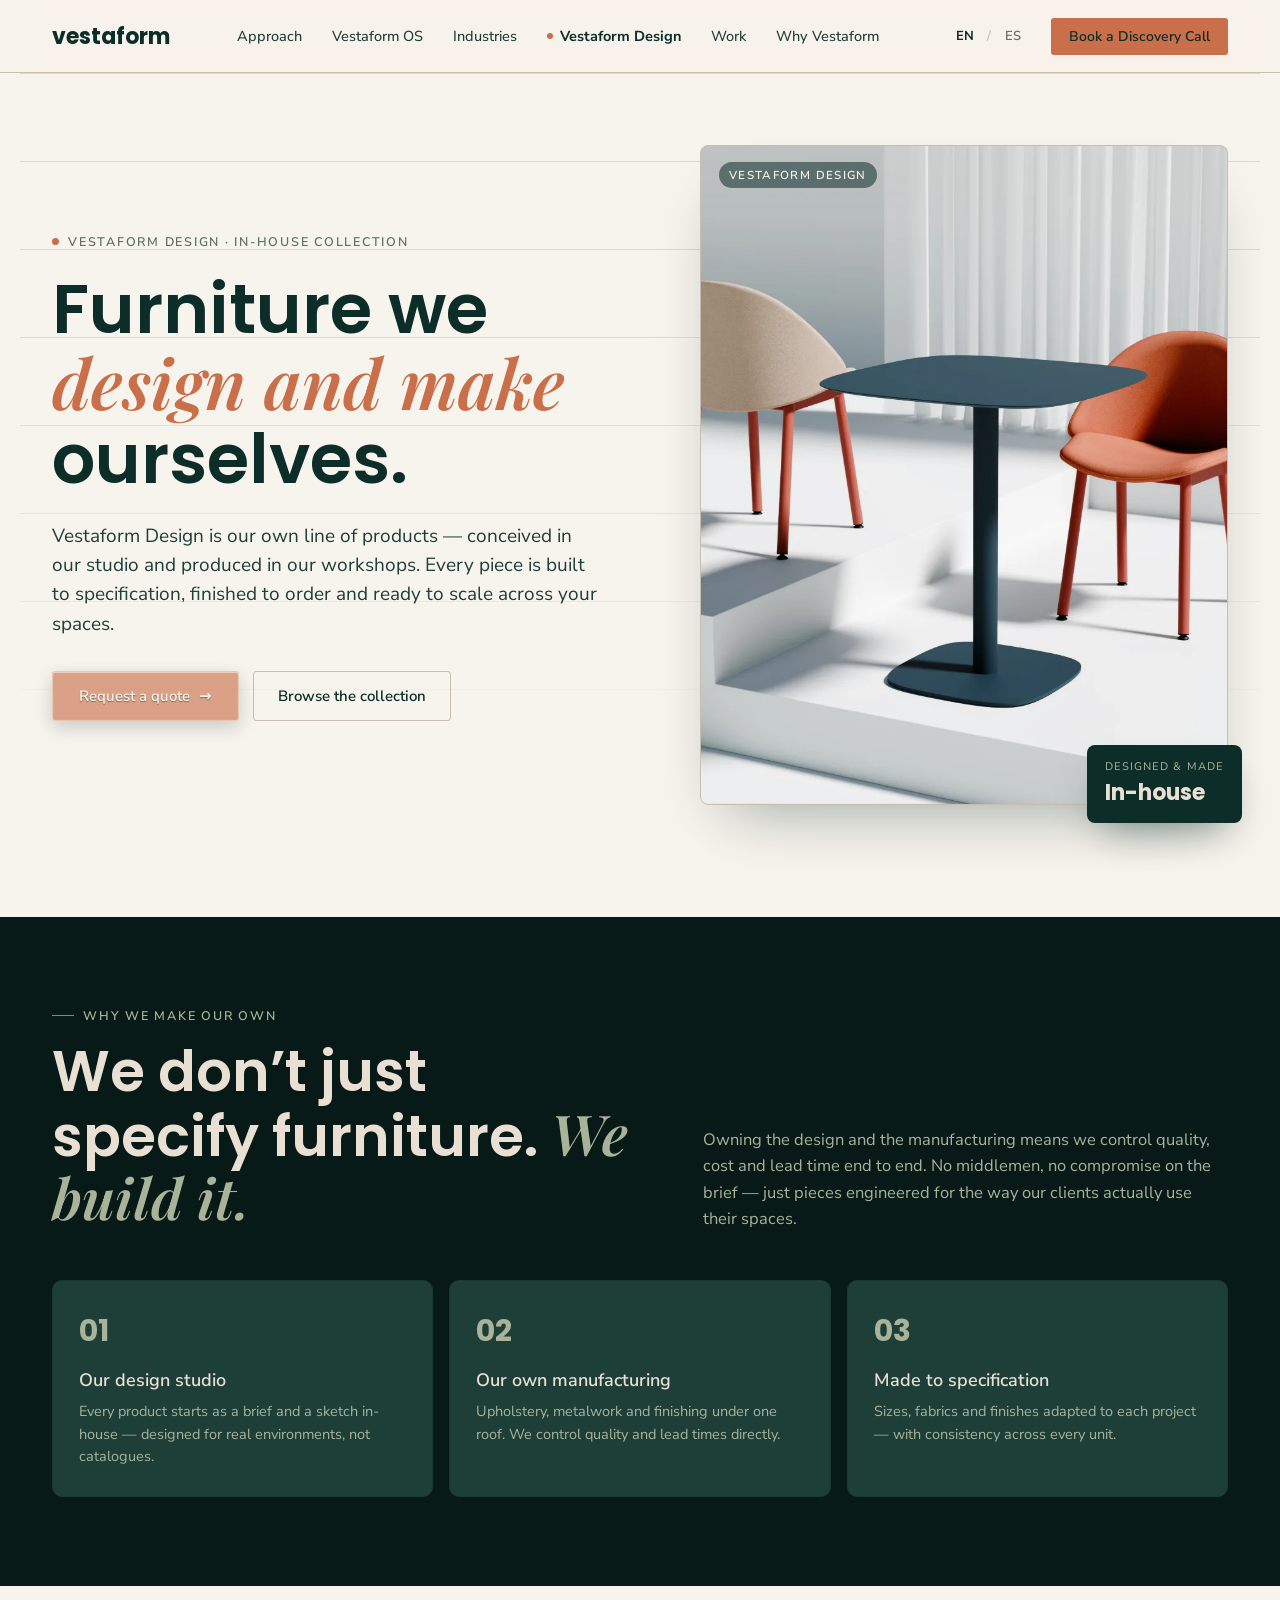
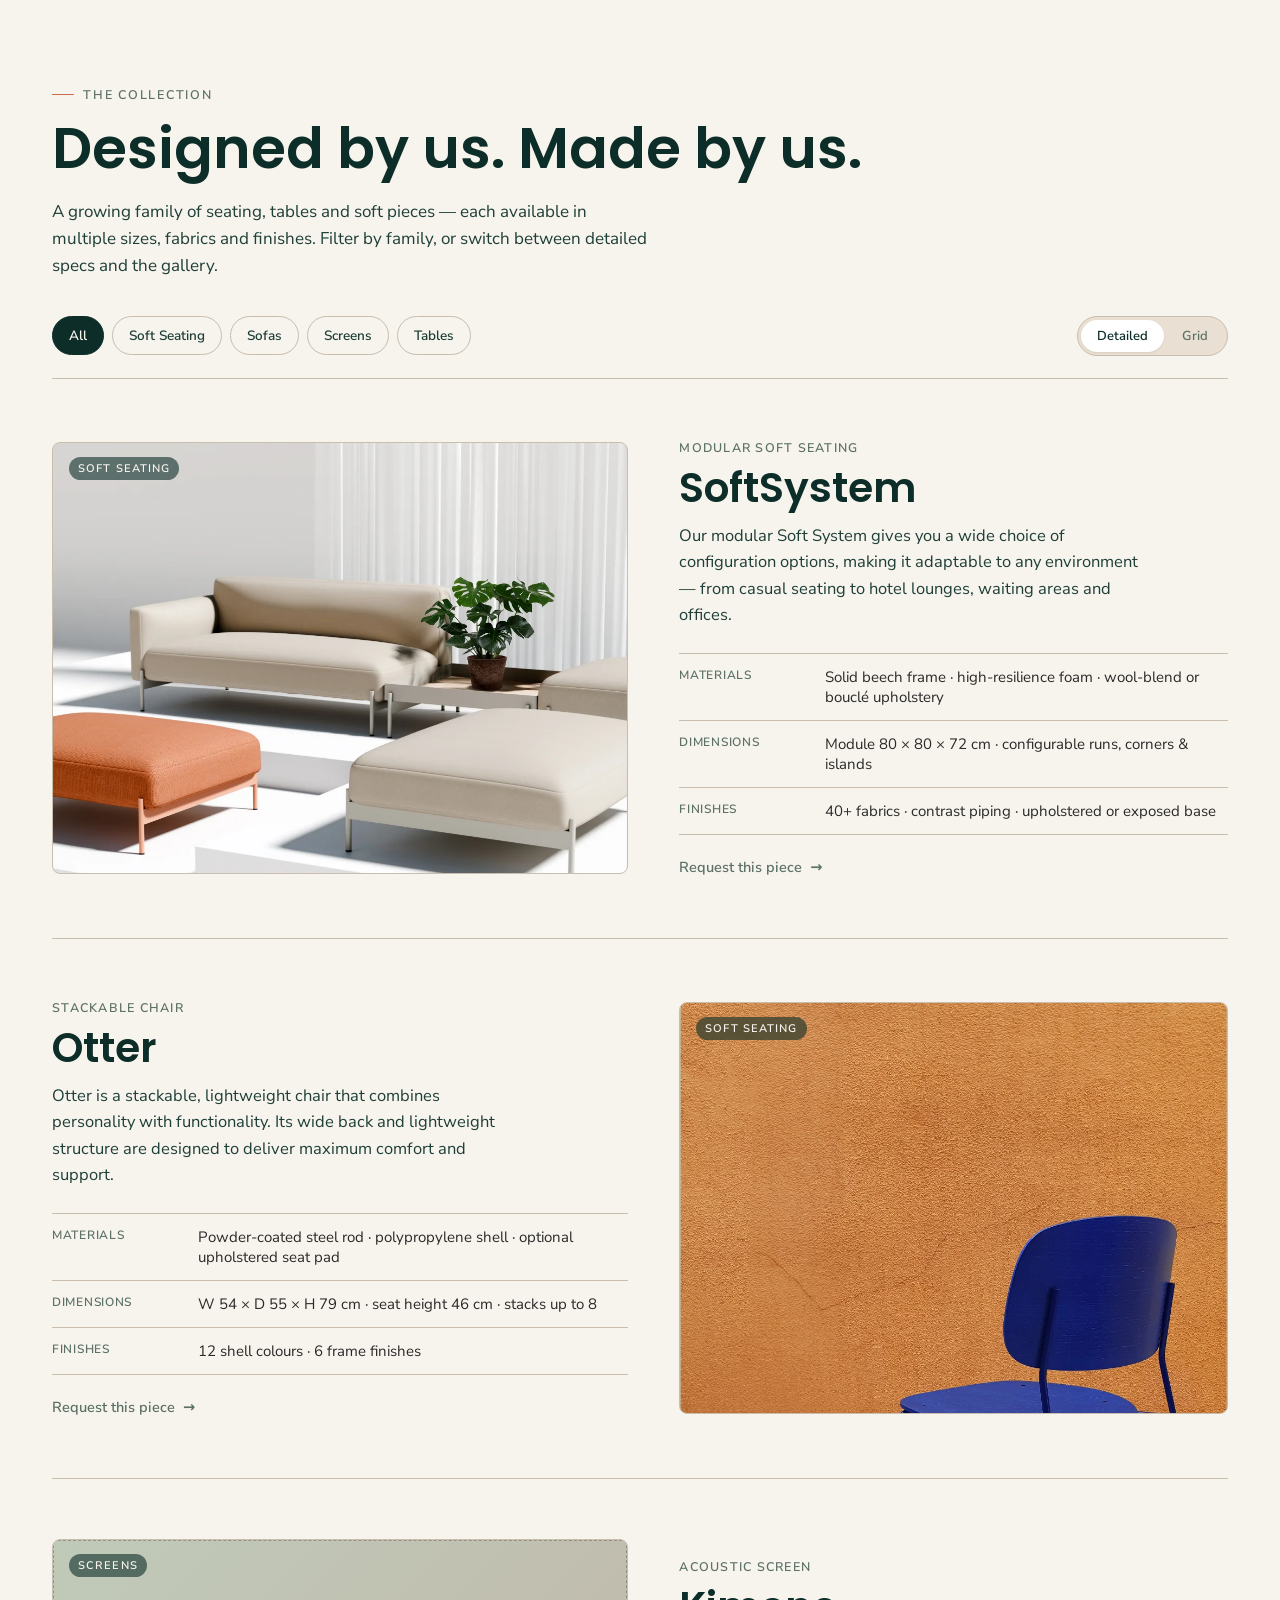
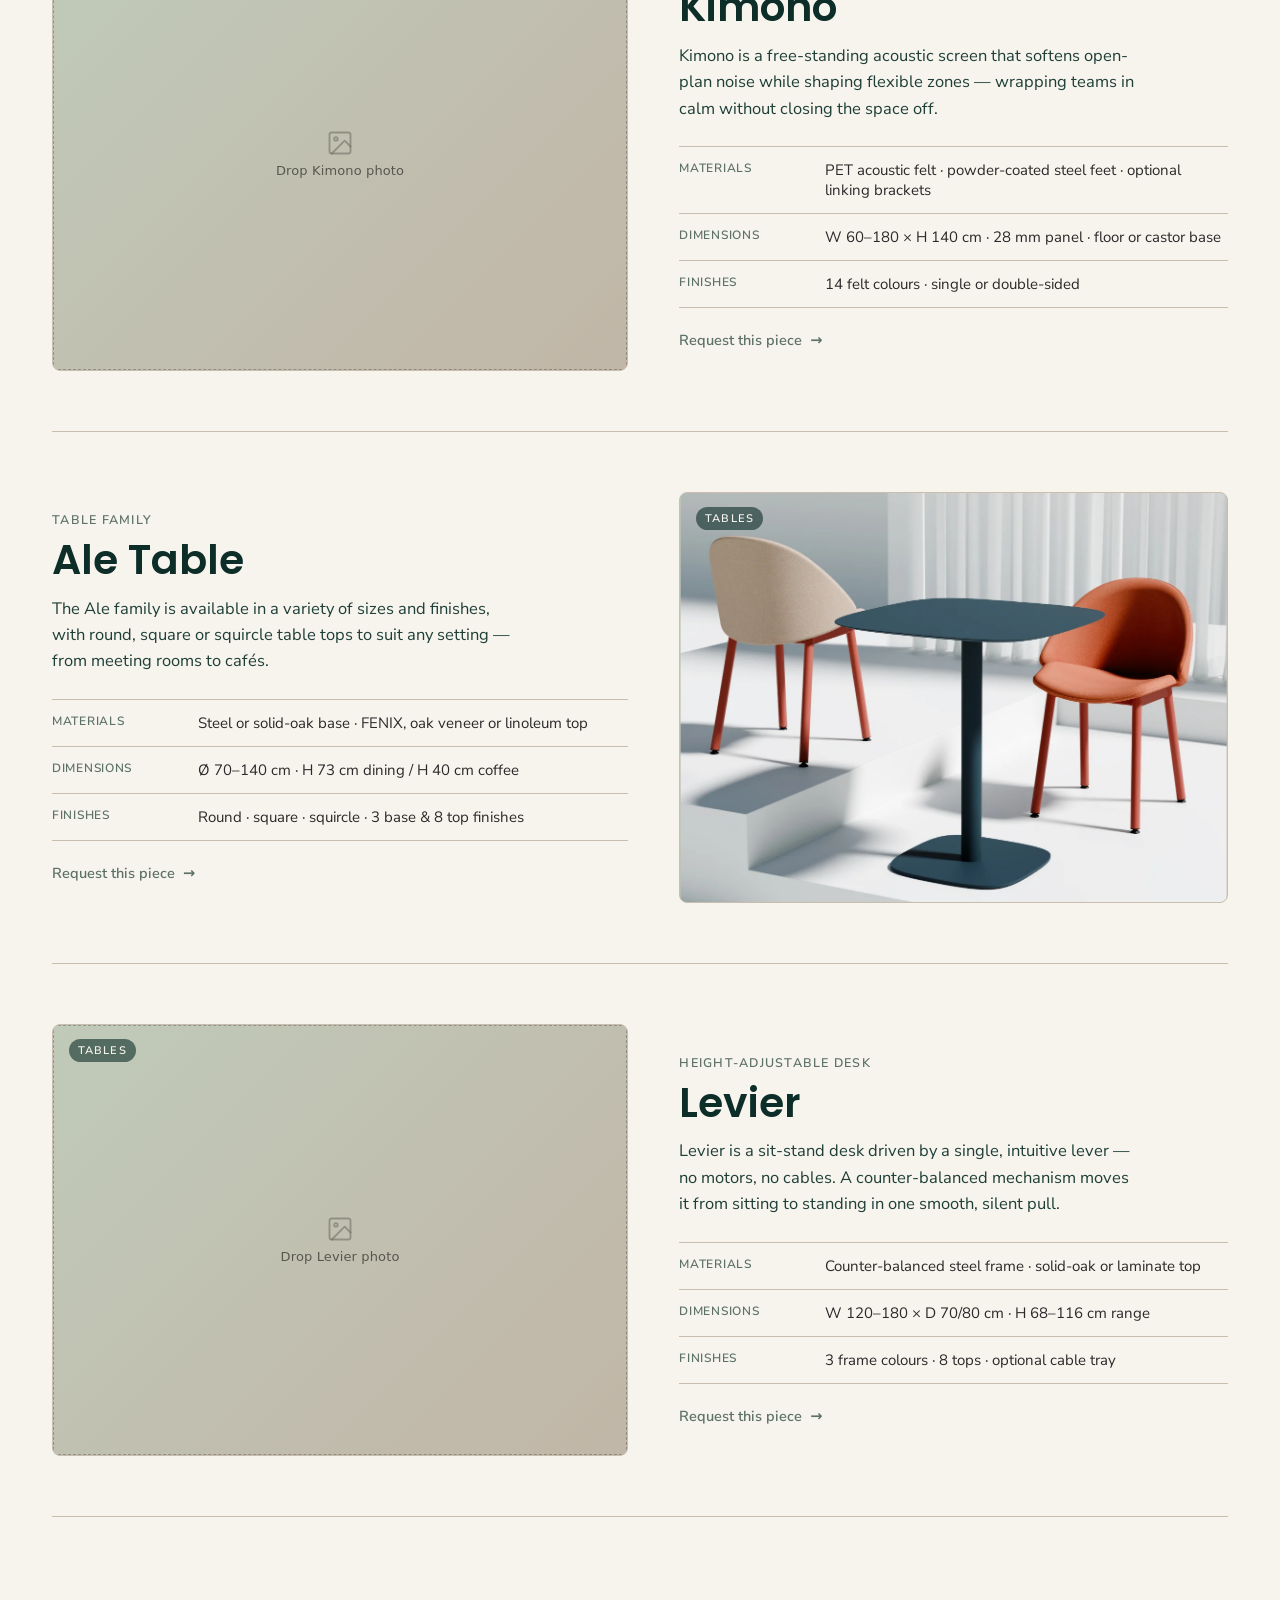
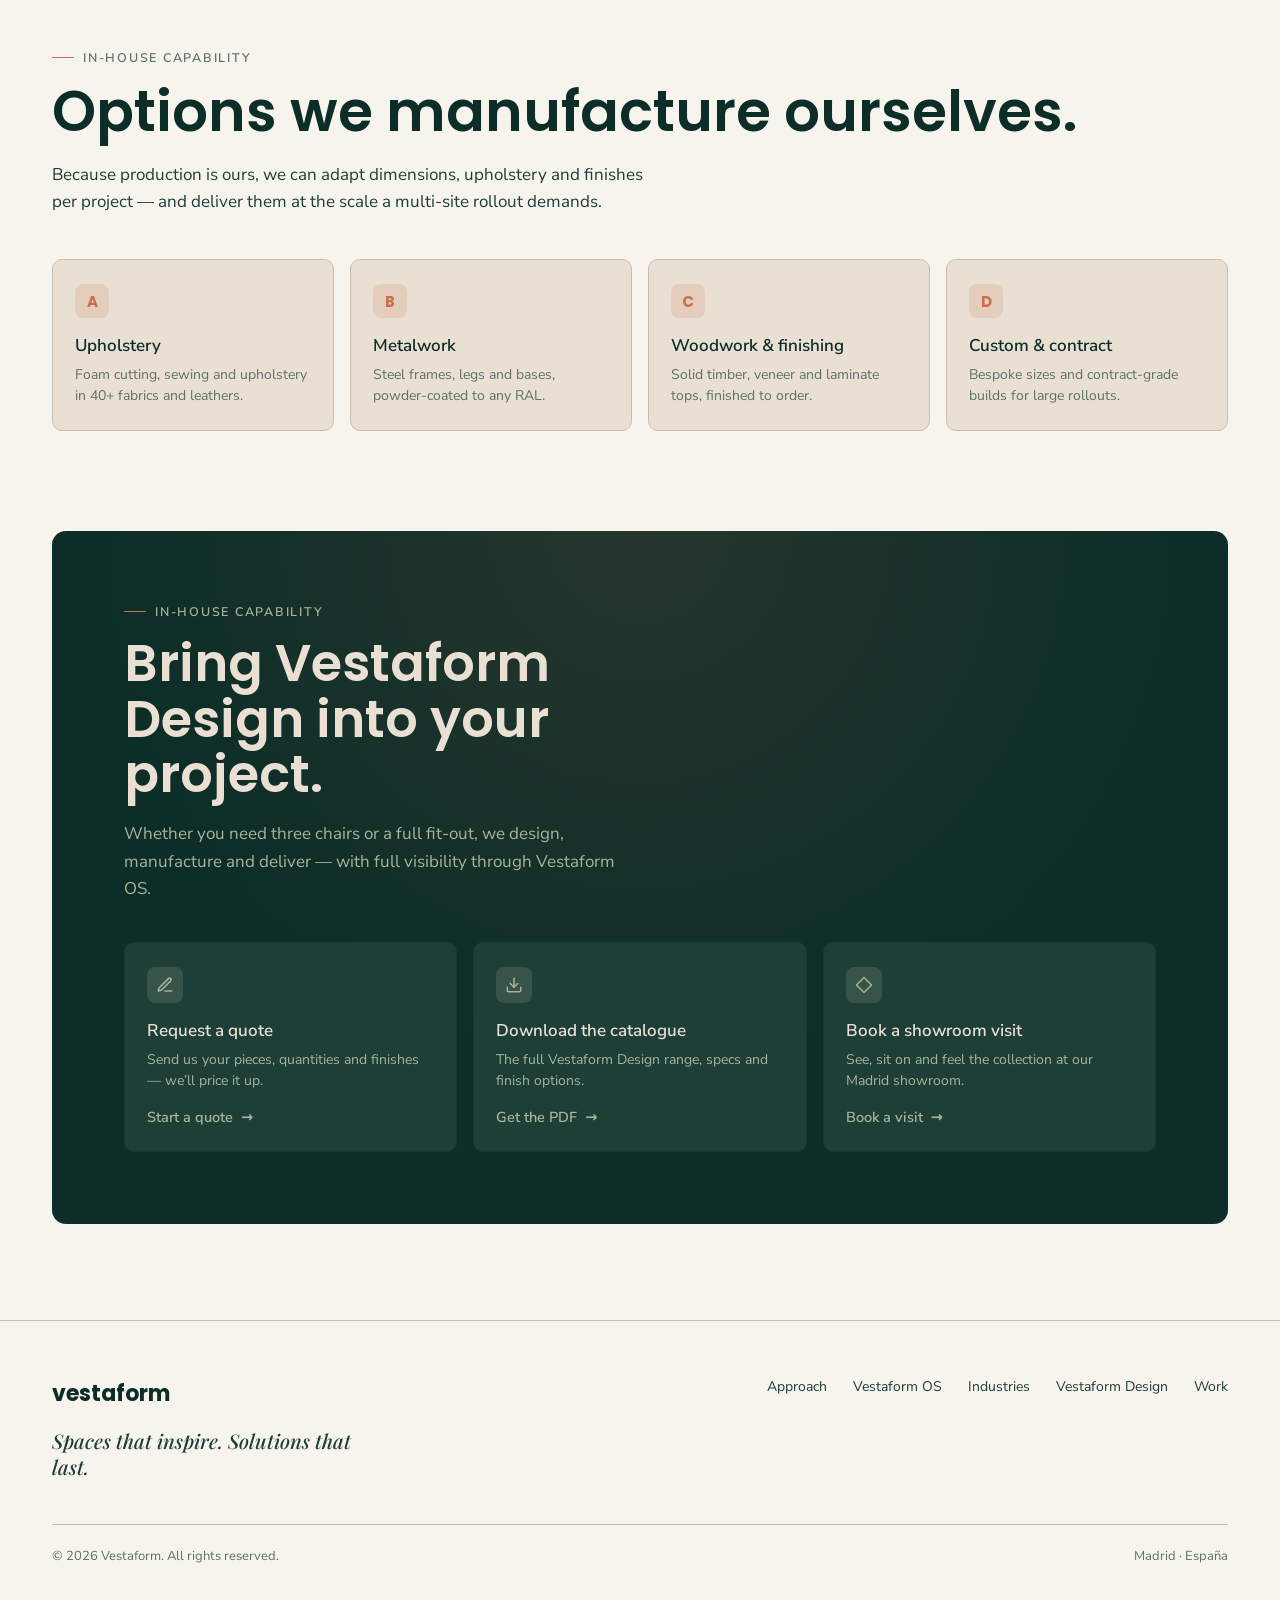
<file: project/design.html>
<!DOCTYPE html>
<html lang="en">
<head>
<meta charset="utf-8">
<meta name="viewport" content="width=device-width, initial-scale=1">
<title>Vestaform Design — Furniture we design and make ourselves</title>
<link rel="preconnect" href="https://fonts.googleapis.com">
<link rel="preconnect" href="https://fonts.gstatic.com" crossorigin>
<link href="https://fonts.googleapis.com/css2?family=Nunito+Sans:ital,wght@0,300;0,400;0,500;0,600;0,700;1,400&family=Playfair+Display:ital,wght@1,500;1,600&family=Poppins:wght@600;700&display=swap" rel="stylesheet">
<link rel="stylesheet" href="../vestaform.css">
<script src="image-slot.js"></script>
<script src="nav.js"></script>
<style>
/* Design-page-only section styles (shared nav/buttons/footer/kicker → vestaform.css) */

/* Hero */
.d-hero { max-width: 1240px; margin: 0 auto; padding: 72px 32px 40px; position: relative; }
.d-hero-grid { position: relative; display: grid; grid-template-columns: 1.05fr 0.95fr; gap: clamp(32px, 5vw, 72px); align-items: center; }
.d-hero-rule { position: absolute; inset: 0; background-image: linear-gradient(var(--border) 1px, transparent 1px); background-size: 100% 88px; opacity: 0.5; pointer-events: none; mask-image: linear-gradient(to bottom, #000 30%, transparent 92%); -webkit-mask-image: linear-gradient(to bottom, #000 30%, transparent 92%); }
.d-hero-eyebrow { display: inline-flex; align-items: center; gap: 9px; font-size: 12.5px; font-weight: 600; letter-spacing: 0.14em; text-transform: uppercase; color: var(--text-muted); }
.d-hero-eyebrow .dot { width: 7px; height: 7px; border-radius: 50%; background: var(--accent); }
.d-hero-h1 { font-family: 'Poppins', system-ui, sans-serif; font-weight: 600; font-size: clamp(42px, 5.4vw, 78px); line-height: 1.05; letter-spacing: 0; margin: 22px 0 0; max-width: 15ch; color: var(--text-strong); }
.d-hero-h1 em { font-family: 'Playfair Display', Georgia, serif; font-style: italic; color: var(--accent); }
.d-hero-sub { max-width: 50ch; font-size: clamp(16px, 1.5vw, 19px); line-height: 1.55; color: var(--text-secondary); margin: 26px 0 0; }
.d-hero-ctas { display: flex; flex-wrap: wrap; gap: 14px; margin-top: 32px; }
.btn-line { padding: 14px 24px; border-radius: 3px; font-size: 15px; font-weight: 600; color: var(--text-strong); border: 1px solid var(--border); background: transparent; text-decoration: none; cursor: pointer; display: inline-flex; align-items: center; transition: background 0.15s; }
.btn-line:hover { background: var(--bg-band); }
.d-hero-media { position: relative; }
.d-hero-frame { position: relative; aspect-ratio: 4/5; border-radius: 8px; overflow: hidden; border: 1px solid var(--border); background: linear-gradient(135deg, var(--sage), var(--stone)); box-shadow: 0 30px 60px -28px rgba(12,45,40,0.4); }
.d-hero-frame image-slot { position: absolute; inset: 0; width: 100%; height: 100%; }
.d-img-badge { position: absolute; left: 18px; top: 16px; pointer-events: none; font-size: 11.5px; font-weight: 600; letter-spacing: 0.12em; text-transform: uppercase; color: var(--linen); background: rgba(12,45,40,0.55); padding: 5px 10px; border-radius: 20px; backdrop-filter: blur(4px); }
.d-hero-tag { position: absolute; right: -14px; bottom: -18px; background: var(--panel-bg); color: var(--panel-text); border-radius: 8px; padding: 14px 18px; box-shadow: 0 20px 40px -16px rgba(12,45,40,0.5); animation: vfFloat 7s ease-in-out infinite; }
.d-hero-tag-l { font-size: 11px; letter-spacing: 0.1em; text-transform: uppercase; color: var(--panel-text-muted); }
.d-hero-tag-v { font-family: 'Poppins', system-ui, sans-serif; font-size: 22px; font-weight: 700; margin-top: 2px; }

/* Story (dark) */
.d-story { margin-top: 72px; background: var(--panel-bg-2); color: var(--panel-text); }
.d-story-inner { max-width: 1240px; margin: 0 auto; padding: clamp(56px, 7vw, 96px) 32px; }
.d-story-head { display: grid; grid-template-columns: 1.15fr 1fr; gap: 48px; align-items: end; margin-top: 18px; }
.d-story-h2 { font-family: 'Poppins', system-ui, sans-serif; font-weight: 600; font-size: clamp(32px, 4.4vw, 60px); line-height: 1.08; letter-spacing: 0; margin: 0; max-width: 16ch; color: var(--panel-text); }
.d-story-h2 em { font-family: 'Playfair Display', Georgia, serif; font-style: italic; color: var(--moss); }
.d-story-body { font-size: 16.5px; line-height: 1.6; color: var(--panel-text-muted); margin: 0; }
.d-pillars { display: grid; grid-template-columns: repeat(3, 1fr); gap: 16px; margin-top: 48px; }
.d-pillar { background: var(--panel-raised); border: 1px solid var(--panel-border); border-radius: 10px; padding: 28px 26px; }
.d-pillar-n { font-family: 'Poppins', system-ui, sans-serif; font-weight: 700; font-size: 30px; color: var(--moss); }
.d-pillar-t { font-size: 18px; font-weight: 600; color: var(--panel-text); margin-top: 14px; }
.d-pillar-d { font-size: 14.5px; line-height: 1.55; color: var(--panel-text-muted); margin-top: 8px; }

/* Capabilities (bone) */
.d-cap { max-width: 1240px; margin: 0 auto; padding: clamp(64px, 8vw, 100px) 32px; }
.d-cap-intro { max-width: 60ch; font-size: 17px; line-height: 1.6; color: var(--text-secondary); margin: 18px 0 0; }
.d-cap-grid { display: grid; grid-template-columns: repeat(4, 1fr); gap: 16px; margin-top: 44px; }
.d-cap-card { border: 1px solid var(--border); background: var(--card-bg); border-radius: 10px; padding: 24px 22px; transition: border-color 0.2s; }
.d-cap-card:hover { border-color: var(--deep-moss); }
.d-cap-badge { width: 34px; height: 34px; border-radius: 8px; background: var(--accent-tint); color: var(--accent); display: inline-flex; align-items: center; justify-content: center; font-family: 'Poppins', system-ui, sans-serif; font-weight: 700; font-size: 15px; }
.d-cap-t { font-size: 17px; font-weight: 600; color: var(--text-strong); margin-top: 16px; }
.d-cap-d { font-size: 14px; line-height: 1.5; color: var(--text-muted); margin-top: 7px; }

/* CTA (dark panel) */
.d-cta { max-width: 1240px; margin: 0 auto; padding: 0 32px 96px; }
.d-cta-panel { background: var(--panel-bg); border-radius: 14px; padding: clamp(40px,6vw,72px); position: relative; overflow: hidden; }
.d-cta-glow { position: absolute; inset: 0; background-image: radial-gradient(circle at 50% 0%, rgba(201,111,74,0.14), transparent 60%); pointer-events: none; }
.d-cta-content { position: relative; }
.d-cta-h2 { font-family: 'Poppins', system-ui, sans-serif; font-weight: 600; font-size: clamp(30px,4vw,52px); line-height: 1.08; letter-spacing: 0; color: var(--panel-text); margin: 16px 0 0; max-width: 18ch; }
.d-cta-sub { font-size: 17px; line-height: 1.6; color: var(--panel-text-muted); margin: 18px 0 0; max-width: 52ch; }
.d-cta-cards { display: grid; grid-template-columns: repeat(3, 1fr); gap: 16px; margin-top: 40px; }
.d-cta-card { background: var(--panel-raised); border: 1px solid var(--panel-border); border-radius: 10px; padding: 24px 22px; display: flex; flex-direction: column; }
.d-cta-icon { width: 36px; height: 36px; border-radius: 8px; background: rgba(168,179,154,0.18); color: var(--moss); display: inline-flex; align-items: center; justify-content: center; }
.d-cta-icon svg { width: 18px; height: 18px; }
.d-cta-card-t { font-size: 17px; font-weight: 600; color: var(--panel-text); margin-top: 16px; }
.d-cta-card-d { font-size: 14px; line-height: 1.5; color: var(--panel-text-muted); margin-top: 7px; flex: 1; }
.d-cta-action { display: inline-flex; align-items: center; gap: 8px; margin-top: 16px; text-decoration: none; font-size: 14.5px; font-weight: 600; color: var(--moss); transition: gap 0.15s; }
.d-cta-action:hover { gap: 12px; }

/* Collection */
.d-col { max-width: 1240px; margin: 0 auto; padding: clamp(64px, 8vw, 100px) 32px 32px; }
.d-col-intro { max-width: 60ch; font-size: 17px; line-height: 1.6; color: var(--text-secondary); margin: 18px 0 0; }
.d-col-controls { display: flex; flex-wrap: wrap; align-items: center; justify-content: space-between; gap: 16px; margin-top: 36px; padding-bottom: 22px; border-bottom: 1px solid var(--border); }
.d-chips { display: flex; flex-wrap: wrap; gap: 8px; }
.d-chip { cursor: pointer; font-family: 'Nunito Sans', sans-serif; font-size: 13.5px; font-weight: 600; padding: 9px 16px; border-radius: 30px; border: 1px solid var(--border); background: transparent; color: var(--text-secondary); transition: background 0.2s, border-color 0.2s, color 0.2s; }
.d-chip:hover { border-color: var(--deep-moss); }
.d-chip[aria-pressed="true"] { background: var(--forest); border-color: var(--forest); color: var(--linen); }
.d-viewtoggle { display: inline-flex; align-items: center; gap: 2px; background: var(--sand); border: 1px solid var(--border); border-radius: 30px; padding: 3px; }
.d-view-btn { cursor: pointer; font-family: 'Nunito Sans', sans-serif; font-size: 13px; font-weight: 600; padding: 7px 16px; border-radius: 24px; border: none; background: transparent; color: var(--text-muted); transition: background 0.2s, color 0.2s; }
.d-view-btn[aria-pressed="true"] { background: var(--white); color: var(--text-strong); box-shadow: 0 1px 2px rgba(0,0,0,0.08); }
/* detailed view */
.d-prod { display: grid; grid-template-columns: 1.05fr 1fr; gap: clamp(28px, 4vw, 60px); align-items: center; padding: clamp(40px, 5vw, 60px) 0; border-bottom: 1px solid var(--border); animation: vfPanel 0.45s cubic-bezier(0.2,0.7,0.2,1) both; }
.d-prod:nth-child(even) .d-prod-media { order: 2; }
.d-prod-media { position: relative; aspect-ratio: 4/3; border-radius: 8px; overflow: hidden; border: 1px solid var(--border); background: linear-gradient(135deg, var(--sage), var(--stone)); }
.d-prod-media image-slot { position: absolute; inset: 0; width: 100%; height: 100%; }
.d-prod-badge { position: absolute; left: 16px; top: 14px; pointer-events: none; font-size: 11px; font-weight: 600; letter-spacing: 0.1em; text-transform: uppercase; color: var(--linen); background: rgba(12,45,40,0.6); padding: 4px 9px; border-radius: 20px; backdrop-filter: blur(4px); }
.d-prod-tagline { font-size: 12.5px; font-weight: 600; letter-spacing: 0.1em; text-transform: uppercase; color: var(--accent-text); }
.d-prod-name { font-family: 'Poppins', system-ui, sans-serif; font-weight: 600; font-size: clamp(28px, 3.2vw, 42px); line-height: 1.06; letter-spacing: 0; margin: 10px 0 0; color: var(--text-strong); }
.d-prod-desc { font-size: 16.5px; line-height: 1.6; color: var(--text-secondary); margin: 14px 0 0; max-width: 46ch; }
.d-spec { margin: 24px 0 0; }
.d-spec-row { display: grid; grid-template-columns: 130px 1fr; gap: 16px; padding: 13px 0; border-top: 1px solid var(--border); }
.d-spec-row:last-child { border-bottom: 1px solid var(--border); }
.d-spec-row dt { font-size: 12px; font-weight: 600; letter-spacing: 0.06em; text-transform: uppercase; color: var(--text-muted); }
.d-spec-row dd { margin: 0; font-size: 15px; color: var(--text); }
.d-prod-req { display: inline-flex; align-items: center; gap: 8px; margin-top: 22px; text-decoration: none; font-size: 14.5px; font-weight: 600; color: var(--accent-text); transition: gap 0.15s; }
.d-prod-req:hover { gap: 12px; }
/* grid view */
.d-prod-grid { display: grid; grid-template-columns: repeat(3, 1fr); gap: 20px; margin-top: 40px; }
.d-prod-card { border-radius: 9px; overflow: hidden; border: 1px solid var(--border); background: var(--card-bg); transition: border-color 0.2s, transform 0.2s; animation: vfPanel 0.45s cubic-bezier(0.2,0.7,0.2,1) both; }
.d-prod-card:hover { border-color: var(--deep-moss); transform: translateY(-3px); }
.d-prod-card-media { position: relative; aspect-ratio: 4/3; background: linear-gradient(135deg, var(--sage), var(--stone)); }
.d-prod-card-media image-slot { position: absolute; inset: 0; width: 100%; height: 100%; }
.d-prod-card-body { padding: 20px 22px 24px; }
.d-prod-card-name { font-size: 19px; font-weight: 600; color: var(--text-strong); }
.d-prod-card-tag { font-size: 12.5px; font-weight: 600; letter-spacing: 0.04em; text-transform: uppercase; color: var(--accent-text); margin-top: 4px; }
.d-prod-card-mat { font-size: 14px; line-height: 1.5; color: var(--text-muted); margin-top: 10px; }
/* empty state */
.d-empty { text-align: center; padding: clamp(48px, 7vw, 80px) 0; }
.d-empty-t { font-family: 'Poppins', system-ui, sans-serif; font-weight: 600; font-size: 26px; color: var(--text-strong); }
.d-empty-d { font-size: 16px; line-height: 1.6; color: var(--text-muted); margin: 12px auto 0; max-width: 44ch; }

/* Responsive */
@media (max-width: 880px) {
  .d-hero-grid, .d-story-head { grid-template-columns: 1fr; gap: 32px; }
  .d-cap-grid { grid-template-columns: repeat(2, 1fr); }
  .d-cta-cards { grid-template-columns: 1fr; }
  .d-pillars { grid-template-columns: 1fr; }
  .d-hero-tag { right: 12px; }
  .d-prod { grid-template-columns: 1fr; gap: 28px; padding: 40px 0; }
  .d-prod:nth-child(even) .d-prod-media { order: 0; }
  .d-prod-grid { grid-template-columns: repeat(2, 1fr); }
}
@media (max-width: 768px) {
  .d-hero, .d-story-inner, .d-cap, .d-cta, .d-col { padding-left: 20px; padding-right: 20px; }
  .d-cap-grid { grid-template-columns: 1fr; }
  .d-prod-grid { grid-template-columns: 1fr; }
  .d-col-controls { flex-direction: column; align-items: flex-start; }
}
</style>
</head>
<body>

<a href="#main" class="skip-link" data-i18n="a11y.skip">Skip to content</a>

<!-- NAV (rendered by nav.js · single source of truth) -->
<site-nav id="top" data-active="design" data-home="../index.html" data-design-href="design.html"></site-nav>

<main id="main">

  <!-- HERO -->
  <section class="d-hero">
    <div class="d-hero-rule"></div>
    <div class="d-hero-grid">
      <div>
        <div class="d-hero-eyebrow anim-up"><span class="dot"></span><span data-i18n="hero.eyebrow"></span></div>
        <h1 class="d-hero-h1 anim-up-1">
          <span data-i18n="hero.h1a"></span> <em data-i18n="hero.h1b"></em><span data-i18n="hero.h1c"></span>
        </h1>
        <p class="d-hero-sub anim-up-2" data-i18n="hero.sub"></p>
        <div class="d-hero-ctas anim-up-3">
          <a href="../index.html#contact" class="btn-cta-lg btn-glass"><span data-i18n="hero.cta1"></span> <span>→</span></a>
          <a href="#collection" class="btn-line" data-i18n="hero.cta2"></a>
        </div>
      </div>
      <div class="d-hero-media anim-up-4">
        <div class="d-hero-frame">
          <image-slot id="vf-design-hero" shape="rect" fit="cover" placeholder="Drop a flagship product photo"></image-slot>
          <div class="d-img-badge" data-i18n="hero.imgTag"></div>
        </div>
        <div class="d-hero-tag">
          <div class="d-hero-tag-l" data-i18n="hero.badgeLabel"></div>
          <div class="d-hero-tag-v" data-i18n="hero.badgeVal"></div>
        </div>
      </div>
    </div>
  </section>

  <!-- IN-HOUSE STORY -->
  <section class="d-story">
    <div class="d-story-inner">
      <div class="kicker kicker-dark"><span class="kicker-line"></span><span data-i18n="story.kicker"></span></div>
      <div class="d-story-head">
        <h2 class="d-story-h2"><span data-i18n="story.titleA"></span> <em data-i18n="story.titleB"></em></h2>
        <p class="d-story-body" data-i18n="story.body"></p>
      </div>
      <div class="d-pillars" id="d-pillars"></div>
    </div>
  </section>

  <!-- COLLECTION -->
  <section id="collection" class="d-col">
    <div class="kicker"><span class="kicker-line"></span><span data-i18n="collection.kicker"></span></div>
    <h2 class="section-h2" data-i18n="collection.title"></h2>
    <p class="d-col-intro" data-i18n="collection.intro"></p>
    <div class="d-col-controls" id="d-col-controls"></div>
    <div id="d-collection"></div>
  </section>

  <!-- CAPABILITIES -->
  <section id="making" class="d-cap">
    <div class="kicker"><span class="kicker-line"></span><span data-i18n="cap.kicker"></span></div>
    <h2 class="section-h2" data-i18n="cap.title"></h2>
    <p class="d-cap-intro" data-i18n="cap.intro"></p>
    <div class="d-cap-grid" id="d-caps"></div>
  </section>

  <!-- CTA -->
  <section class="d-cta">
    <div class="d-cta-panel">
      <div class="d-cta-glow"></div>
      <div class="d-cta-content">
        <div class="kicker kicker-dark"><span class="kicker-line"></span><span data-i18n="cap.kicker"></span></div>
        <h2 class="d-cta-h2" data-i18n="cta.title"></h2>
        <p class="d-cta-sub" data-i18n="cta.sub"></p>
        <div class="d-cta-cards" id="d-cta-cards"></div>
      </div>
    </div>
  </section>

</main>

<!-- FOOTER -->
<footer class="footer">
  <div class="footer-inner">
    <div class="footer-top">
      <div class="footer-logo-area">
        <a href="../index.html#top" class="nav-logo">
          <span class="nav-logo-name">vestaform</span>
        </a>
        <p class="footer-tagline" data-i18n="footer.tag"></p>
      </div>
      <div class="footer-links">
        <a href="../index.html#model" data-i18n="nav.approach"></a>
        <a href="../index.html#os" data-i18n="nav.os"></a>
        <a href="../index.html#industries" data-i18n="nav.industries"></a>
        <a href="design.html" data-i18n="nav.design"></a>
        <a href="../index.html#work" data-i18n="nav.work"></a>
      </div>
    </div>
    <div class="footer-bottom">
      <span>© 2026 Vestaform. <span data-i18n="footer.rights"></span></span>
      <span>Madrid · España</span>
    </div>
  </div>
</footer>

<script>
// ── Translations (Design page) ───────────────────────────────────────────────
// nav.* and a11y.* mirror index.html so the shared <site-nav> renders identically.
const T = {
  en: {
    a11y: { skip: 'Skip to content' },
    nav: { approach: 'Approach', os: 'Vestaform OS', industries: 'Industries', design: 'Vestaform Design', work: 'Work', about: 'Why Vestaform', cta: 'Book a Discovery Call' },
    hero: {
      eyebrow: 'Vestaform Design · In-house collection',
      h1a: 'Furniture we', h1b: 'design and make', h1c: ' ourselves.',
      sub: 'Vestaform Design is our own line of products — conceived in our studio and produced in our workshops. Every piece is built to specification, finished to order and ready to scale across your spaces.',
      cta1: 'Request a quote', cta2: 'Browse the collection',
      imgTag: 'Vestaform Design', badgeLabel: 'Designed & made', badgeVal: 'In-house'
    },
    story: {
      kicker: 'Why we make our own',
      titleA: 'We don’t just specify furniture.', titleB: 'We build it.',
      body: 'Owning the design and the manufacturing means we control quality, cost and lead time end to end. No middlemen, no compromise on the brief — just pieces engineered for the way our clients actually use their spaces.',
      pillars: [
        { n: '01', t: 'Our design studio', d: 'Every product starts as a brief and a sketch in-house — designed for real environments, not catalogues.' },
        { n: '02', t: 'Our own manufacturing', d: 'Upholstery, metalwork and finishing under one roof. We control quality and lead times directly.' },
        { n: '03', t: 'Made to specification', d: 'Sizes, fabrics and finishes adapted to each project — with consistency across every unit.' }
      ]
    },
    cap: {
      kicker: 'In-house capability',
      title: 'Options we manufacture ourselves.',
      intro: 'Because production is ours, we can adapt dimensions, upholstery and finishes per project — and deliver them at the scale a multi-site rollout demands.',
      items: [
        { n: 'A', t: 'Upholstery', d: 'Foam cutting, sewing and upholstery in 40+ fabrics and leathers.' },
        { n: 'B', t: 'Metalwork', d: 'Steel frames, legs and bases, powder-coated to any RAL.' },
        { n: 'C', t: 'Woodwork & finishing', d: 'Solid timber, veneer and laminate tops, finished to order.' },
        { n: 'D', t: 'Custom & contract', d: 'Bespoke sizes and contract-grade builds for large rollouts.' }
      ]
    },
    collection: {
      kicker: 'The collection',
      title: 'Designed by us. Made by us.',
      intro: 'A growing family of seating, tables and soft pieces — each available in multiple sizes, fabrics and finishes. Filter by family, or switch between detailed specs and the gallery.',
      all: 'All', detailed: 'Detailed', grid: 'Grid',
      specMaterials: 'Materials', specDimensions: 'Dimensions', specFinishes: 'Finishes',
      requestThis: 'Request this piece',
      emptyTitle: 'Made to order',
      emptyBody: 'Pieces in this family are produced in-house to your specification. Tell us what you need and we’ll prepare options and a quote.',
      emptyCta: 'Request the catalogue'
    },
    cta: {
      title: 'Bring Vestaform Design into your project.',
      sub: 'Whether you need three chairs or a full fit-out, we design, manufacture and deliver — with full visibility through Vestaform OS.',
      cards: [
        { icon: 'pencil', t: 'Request a quote', d: 'Send us your pieces, quantities and finishes — we’ll price it up.', action: 'Start a quote' },
        { icon: 'download', t: 'Download the catalogue', d: 'The full Vestaform Design range, specs and finish options.', action: 'Get the PDF' },
        { icon: 'diamond', t: 'Book a showroom visit', d: 'See, sit on and feel the collection at our Madrid showroom.', action: 'Book a visit' }
      ]
    },
    footer: { tag: 'Spaces that inspire. Solutions that last.', rights: 'All rights reserved.' }
  },
  es: {
    a11y: { skip: 'Saltar al contenido' },
    nav: { approach: 'Enfoque', os: 'Vestaform OS', industries: 'Sectores', design: 'Vestaform Design', work: 'Proyectos', about: 'Por qué Vestaform', cta: 'Reserva una llamada' },
    hero: {
      eyebrow: 'Vestaform Design · Colección propia',
      h1a: 'Mobiliario que', h1b: 'diseñamos y fabricamos', h1c: ' nosotros.',
      sub: 'Vestaform Design es nuestra propia línea de productos — concebida en nuestro estudio y producida en nuestros talleres. Cada pieza se construye a medida, se acaba bajo pedido y está lista para escalar en tus espacios.',
      cta1: 'Pide presupuesto', cta2: 'Ver la colección',
      imgTag: 'Vestaform Design', badgeLabel: 'Diseñado y fabricado', badgeVal: 'En casa'
    },
    story: {
      kicker: 'Por qué fabricamos lo nuestro',
      titleA: 'No solo especificamos mobiliario.', titleB: 'Lo fabricamos.',
      body: 'Controlar el diseño y la fabricación significa controlar la calidad, el coste y los plazos de principio a fin. Sin intermediarios y sin renunciar al brief — piezas pensadas para cómo los clientes usan realmente sus espacios.',
      pillars: [
        { n: '01', t: 'Nuestro estudio', d: 'Cada producto nace de un brief y un boceto en casa — diseñado para entornos reales, no para catálogos.' },
        { n: '02', t: 'Fabricación propia', d: 'Tapicería, metalistería y acabados bajo un mismo techo. Controlamos calidad y plazos directamente.' },
        { n: '03', t: 'Hecho a medida', d: 'Tamaños, tejidos y acabados adaptados a cada proyecto — con consistencia en cada unidad.' }
      ]
    },
    cap: {
      kicker: 'Capacidad propia',
      title: 'Opciones que fabricamos nosotros.',
      intro: 'Como la producción es nuestra, adaptamos dimensiones, tapicería y acabados por proyecto — y los entregamos a la escala que exige un despliegue multisede.',
      items: [
        { n: 'A', t: 'Tapicería', d: 'Corte de espuma, costura y tapizado en +40 tejidos y pieles.' },
        { n: 'B', t: 'Metalistería', d: 'Estructuras, patas y bases de acero, lacadas a cualquier RAL.' },
        { n: 'C', t: 'Madera y acabados', d: 'Tableros de madera maciza, chapa y laminado, acabados bajo pedido.' },
        { n: 'D', t: 'A medida y contract', d: 'Tamaños a medida y construcción contract para grandes despliegues.' }
      ]
    },
    collection: {
      kicker: 'La colección',
      title: 'Diseñado por nosotros. Fabricado por nosotros.',
      intro: 'Una familia creciente de asientos, mesas y piezas tapizadas — cada una disponible en varios tamaños, tejidos y acabados. Filtra por familia o alterna entre fichas detalladas y galería.',
      all: 'Todo', detailed: 'Detalle', grid: 'Galería',
      specMaterials: 'Materiales', specDimensions: 'Dimensiones', specFinishes: 'Acabados',
      requestThis: 'Solicitar esta pieza',
      emptyTitle: 'Hecho bajo pedido',
      emptyBody: 'Las piezas de esta familia se producen en casa según tu especificación. Cuéntanos qué necesitas y preparamos opciones y presupuesto.',
      emptyCta: 'Pide el catálogo'
    },
    cta: {
      title: 'Lleva Vestaform Design a tu proyecto.',
      sub: 'Tanto si necesitas tres sillas como un proyecto completo, diseñamos, fabricamos y entregamos — con visibilidad total a través de Vestaform OS.',
      cards: [
        { icon: 'pencil', t: 'Pide presupuesto', d: 'Envíanos piezas, cantidades y acabados — lo presupuestamos.', action: 'Iniciar presupuesto' },
        { icon: 'download', t: 'Descarga el catálogo', d: 'Toda la gama Vestaform Design, fichas y opciones de acabado.', action: 'Obtener el PDF' },
        { icon: 'diamond', t: 'Reserva una visita', d: 'Ve, prueba y siente la colección en nuestro showroom de Madrid.', action: 'Reservar visita' }
      ]
    },
    footer: { tag: 'Espacios que inspiran. Soluciones que perduran.', rights: 'Todos los derechos reservados.' }
  }
};

// SVG icons (no emoji — per UI/UX checklist: vector icons that scale & theme)
const ICONS = {
  pencil: '<svg viewBox="0 0 24 24" fill="none" stroke="currentColor" stroke-width="2" stroke-linecap="round" stroke-linejoin="round"><path d="M12 20h9"/><path d="M16.5 3.5a2.12 2.12 0 0 1 3 3L7 19l-4 1 1-4Z"/></svg>',
  download: '<svg viewBox="0 0 24 24" fill="none" stroke="currentColor" stroke-width="2" stroke-linecap="round" stroke-linejoin="round"><path d="M21 15v4a2 2 0 0 1-2 2H5a2 2 0 0 1-2-2v-4"/><polyline points="7 10 12 15 17 10"/><line x1="12" y1="15" x2="12" y2="3"/></svg>',
  diamond: '<svg viewBox="0 0 24 24" fill="none" stroke="currentColor" stroke-width="2" stroke-linecap="round" stroke-linejoin="round"><path d="M12 2 22 12 12 22 2 12Z"/></svg>'
};

// ── Product collection ───────────────────────────────────────────────────────
// Category keys → bilingual labels (used for filter chips + the on-image badge).
const CATEGORIES = {
  seating: { en: 'Soft Seating', es: 'Asientos' },
  sofas:   { en: 'Sofas',        es: 'Sofás' },
  tables:  { en: 'Tables',       es: 'Mesas' },
  screens: { en: 'Screens',      es: 'Separadores' }
};

// SoftSystem / Otter / Ale Table: copy from the original Vestaform Design prototype.
// Kimono / Levier: DRAFT placeholder copy — see TODO notes; confirm before publishing.
const PRODUCTS = [
  { key: 'soft', name: 'SoftSystem', cats: ['seating', 'sofas'], slot: 'vf-prod-softsystem',
    en: { tagline: 'Modular soft seating',
      desc: 'Our modular Soft System gives you a wide choice of configuration options, making it adaptable to any environment — from casual seating to hotel lounges, waiting areas and offices.',
      materials: 'Solid beech frame · high-resilience foam · wool-blend or bouclé upholstery',
      dimensions: 'Module 80 × 80 × 72 cm · configurable runs, corners & islands',
      finishes: '40+ fabrics · contrast piping · upholstered or exposed base' },
    es: { tagline: 'Asiento modular',
      desc: 'Nuestro Soft System modular ofrece una amplia gama de configuraciones, adaptándose a cualquier entorno — desde asientos informales hasta lounges de hotel, salas de espera y oficinas.',
      materials: 'Estructura de haya maciza · espuma de alta resiliencia · tapicería de mezcla de lana o bouclé',
      dimensions: 'Módulo 80 × 80 × 72 cm · composiciones, esquinas e islas configurables',
      finishes: '+40 tejidos · ribete en contraste · base tapizada o vista' } },

  { key: 'otter', name: 'Otter', cats: ['seating'], slot: 'vf-prod-otter',
    en: { tagline: 'Stackable chair',
      desc: 'Otter is a stackable, lightweight chair that combines personality with functionality. Its wide back and lightweight structure are designed to deliver maximum comfort and support.',
      materials: 'Powder-coated steel rod · polypropylene shell · optional upholstered seat pad',
      dimensions: 'W 54 × D 55 × H 79 cm · seat height 46 cm · stacks up to 8',
      finishes: '12 shell colours · 6 frame finishes' },
    es: { tagline: 'Silla apilable',
      desc: 'Otter es una silla apilable y ligera que combina personalidad y funcionalidad. Su respaldo ancho y su estructura ligera están diseñados para ofrecer el máximo confort y apoyo.',
      materials: 'Varilla de acero con recubrimiento en polvo · carcasa de polipropileno · cojín tapizado opcional',
      dimensions: 'An 54 × Pr 55 × Al 79 cm · altura de asiento 46 cm · apilable hasta 8',
      finishes: '12 colores de carcasa · 6 acabados de estructura' } },

  // TODO(confirm): Kimono — placeholder name, specs & category. Verify before publishing.
  { key: 'kimono', name: 'Kimono', cats: ['screens'], slot: 'vf-prod-kimono', draft: true,
    en: { tagline: 'Acoustic screen',
      desc: 'Kimono is a free-standing acoustic screen that softens open-plan noise while shaping flexible zones — wrapping teams in calm without closing the space off.',
      materials: 'PET acoustic felt · powder-coated steel feet · optional linking brackets',
      dimensions: 'W 60–180 × H 140 cm · 28 mm panel · floor or castor base',
      finishes: '14 felt colours · single or double-sided' },
    es: { tagline: 'Separador acústico',
      desc: 'Kimono es un separador acústico exento que reduce el ruido en espacios abiertos y crea zonas flexibles — envolviendo a los equipos en calma sin cerrar el espacio.',
      materials: 'Fieltro acústico PET · pies de acero lacado · soportes de unión opcionales',
      dimensions: 'An 60–180 × Al 140 cm · panel de 28 mm · base a suelo o con ruedas',
      finishes: '14 colores de fieltro · una o dos caras' } },

  { key: 'ale', name: 'Ale Table', cats: ['tables'], slot: 'vf-prod-ale',
    en: { tagline: 'Table family',
      desc: 'The Ale family is available in a variety of sizes and finishes, with round, square or squircle table tops to suit any setting — from meeting rooms to cafés.',
      materials: 'Steel or solid-oak base · FENIX, oak veneer or linoleum top',
      dimensions: 'Ø 70–140 cm · H 73 cm dining / H 40 cm coffee',
      finishes: 'Round · square · squircle · 3 base & 8 top finishes' },
    es: { tagline: 'Familia de mesas',
      desc: 'La familia Ale está disponible en una variedad de tamaños y acabados, con tableros redondos, cuadrados o squircle para adaptarse a cualquier espacio — de salas de reunión a cafeterías.',
      materials: 'Base de acero o roble macizo · tablero FENIX, chapa de roble o linóleo',
      dimensions: 'Ø 70–140 cm · Al 73 cm comedor / Al 40 cm centro',
      finishes: 'Redondo · cuadrado · squircle · 3 bases y 8 acabados de tablero' } },

  // TODO(confirm): Levier — placeholder name, specs & category. Verify before publishing.
  { key: 'levier', name: 'Levier', cats: ['tables'], slot: 'vf-prod-levier', draft: true,
    en: { tagline: 'Height-adjustable desk',
      desc: 'Levier is a sit-stand desk driven by a single, intuitive lever — no motors, no cables. A counter-balanced mechanism moves it from sitting to standing in one smooth, silent pull.',
      materials: 'Counter-balanced steel frame · solid-oak or laminate top',
      dimensions: 'W 120–180 × D 70/80 cm · H 68–116 cm range',
      finishes: '3 frame colours · 8 tops · optional cable tray' },
    es: { tagline: 'Mesa elevable',
      desc: 'Levier es una mesa sit-stand accionada por una única palanca intuitiva — sin motores ni cables. Un mecanismo contrapesado la mueve de sentado a de pie con un gesto suave y silencioso.',
      materials: 'Estructura de acero contrapesada · tablero de roble macizo o laminado',
      dimensions: 'An 120–180 × Pr 70/80 cm · Al 68–116 cm de recorrido',
      finishes: '3 colores de estructura · 8 tableros · pasacables opcional' } }
];

let lang = 'en';
function t() { return T[lang]; }
function get(path) { return path.split('.').reduce((o, k) => o && o[k], t()); }

function updateI18n() {
  document.querySelectorAll('[data-i18n]').forEach(el => {
    const v = get(el.dataset.i18n);
    if (v !== undefined) el.textContent = v;
  });
}
function updateLangButtons() {
  const active = { color: 'var(--text-strong)', fontWeight: 700 };
  const inactive = { color: 'var(--text-muted)', fontWeight: 600 };
  const en = document.getElementById('btn-en'), es = document.getElementById('btn-es');
  if (!en || !es) return;
  Object.assign(en.style, lang === 'en' ? active : inactive);
  Object.assign(es.style, lang === 'es' ? active : inactive);
  en.setAttribute('aria-pressed', lang === 'en');
  es.setAttribute('aria-pressed', lang === 'es');
}
function renderLists() {
  document.getElementById('d-pillars').innerHTML = t().story.pillars.map(p => `
    <div class="d-pillar">
      <div class="d-pillar-n">${p.n}</div>
      <div class="d-pillar-t">${p.t}</div>
      <div class="d-pillar-d">${p.d}</div>
    </div>`).join('');
  document.getElementById('d-caps').innerHTML = t().cap.items.map(i => `
    <div class="d-cap-card">
      <div class="d-cap-badge">${i.n}</div>
      <div class="d-cap-t">${i.t}</div>
      <div class="d-cap-d">${i.d}</div>
    </div>`).join('');
  document.getElementById('d-cta-cards').innerHTML = t().cta.cards.map(c => `
    <div class="d-cta-card">
      <div class="d-cta-icon">${ICONS[c.icon] || ''}</div>
      <div class="d-cta-card-t">${c.t}</div>
      <div class="d-cta-card-d">${c.d}</div>
      <a href="../index.html#contact" class="d-cta-action">${c.action} <span>→</span></a>
    </div>`).join('');
}
// ── Collection (filter chips + detailed/grid toggle) ─────────────────────────
let colView = 'detailed';   // 'detailed' | 'grid'
let colFilter = 'all';      // 'all' | category key

function usedCategories() {
  const used = [];
  PRODUCTS.forEach(p => p.cats.forEach(c => { if (!used.includes(c)) used.push(c); }));
  return used;
}
function renderCollection() {
  const c = t().collection;

  // Control bar: filter chips + view toggle
  const chips = ['all', ...usedCategories()].map(k => {
    const label = k === 'all' ? c.all : CATEGORIES[k][lang];
    return `<button class="d-chip" aria-pressed="${colFilter === k}" onclick="setColFilter('${k}')">${label}</button>`;
  }).join('');
  document.getElementById('d-col-controls').innerHTML = `
    <div class="d-chips">${chips}</div>
    <div class="d-viewtoggle" role="group" aria-label="${c.detailed} / ${c.grid}">
      <button class="d-view-btn" aria-pressed="${colView === 'detailed'}" onclick="setColView('detailed')">${c.detailed}</button>
      <button class="d-view-btn" aria-pressed="${colView === 'grid'}" onclick="setColView('grid')">${c.grid}</button>
    </div>`;

  // Results (only the active view is in the DOM → each image-slot id stays unique)
  const list = PRODUCTS.filter(p => colFilter === 'all' || p.cats.includes(colFilter));
  const box = document.getElementById('d-collection');

  if (!list.length) {
    box.innerHTML = `
      <div class="d-empty">
        <div class="d-empty-t">${c.emptyTitle}</div>
        <p class="d-empty-d">${c.emptyBody}</p>
        <a href="../index.html#contact" class="btn-cta-lg btn-glass" style="margin-top:22px">${c.emptyCta} <span>→</span></a>
      </div>`;
    return;
  }

  if (colView === 'grid') {
    box.innerHTML = `<div class="d-prod-grid">` + list.map(p => {
      const x = p[lang];
      return `
      <div class="d-prod-card">
        <div class="d-prod-card-media">
          <image-slot id="${p.slot}" shape="rect" fit="cover" placeholder="Drop ${p.name} photo"></image-slot>
          <div class="d-prod-badge">${CATEGORIES[p.cats[0]][lang]}</div>
        </div>
        <div class="d-prod-card-body">
          <div class="d-prod-card-name">${p.name}</div>
          <div class="d-prod-card-tag">${x.tagline}</div>
          <div class="d-prod-card-mat">${x.materials}</div>
        </div>
      </div>`;
    }).join('') + `</div>`;
  } else {
    box.innerHTML = list.map(p => {
      const x = p[lang];
      return `
      <article class="d-prod">
        <div class="d-prod-media">
          <image-slot id="${p.slot}" shape="rect" fit="cover" placeholder="Drop ${p.name} photo"></image-slot>
          <div class="d-prod-badge">${CATEGORIES[p.cats[0]][lang]}</div>
        </div>
        <div>
          <div class="d-prod-tagline">${x.tagline}</div>
          <h3 class="d-prod-name">${p.name}</h3>
          <p class="d-prod-desc">${x.desc}</p>
          <dl class="d-spec">
            <div class="d-spec-row"><dt>${c.specMaterials}</dt><dd>${x.materials}</dd></div>
            <div class="d-spec-row"><dt>${c.specDimensions}</dt><dd>${x.dimensions}</dd></div>
            <div class="d-spec-row"><dt>${c.specFinishes}</dt><dd>${x.finishes}</dd></div>
          </dl>
          <a href="../index.html#contact" class="d-prod-req">${c.requestThis} <span>→</span></a>
        </div>
      </article>`;
    }).join('');
  }
}
function setColView(v) { colView = v; renderCollection(); }
function setColFilter(f) { colFilter = f; renderCollection(); }

function renderAll() { updateI18n(); updateLangButtons(); renderLists(); renderCollection(); }

// Globals referenced by <site-nav>'s inline handlers
function setLang(l) { lang = l; document.documentElement.lang = l; renderAll(); }
function toggleNav() {
  const nav = document.getElementById('top'), btn = document.getElementById('nav-toggle');
  const open = nav.classList.toggle('open');
  if (btn) btn.setAttribute('aria-expanded', open);
}
function closeNav() {
  document.getElementById('top').classList.remove('open');
  const btn = document.getElementById('nav-toggle');
  if (btn) btn.setAttribute('aria-expanded', 'false');
}
const navLinks = document.getElementById('nav-links');
if (navLinks) navLinks.addEventListener('click', e => { if (e.target.closest('a')) closeNav(); });

renderAll();
</script>
</body>
</html>
</file>
<file: vestaform.css>
/* ============================================================================
   vestaform.css — shared design layer
   Single source of truth for tokens, navigation, buttons, footer, a11y.
   Loaded by every real page (index.html, project/design.html) so the menu,
   logo, buttons and footer can never drift between pages.
   Page-specific section styles stay inline in each page.
   ========================================================================== */

/* ── Base & tokens ─────────────────────────────────────────────────────────── */
:root {
  /* Raw palette — Vestaform brandbook v1.0-2025 */
  --forest:#0C2D28; --juniper:#1E3F38; --deep-moss:#5D7267; --moss:#A8B39A; --sage:#C8D2C0;
  --warm-beige:#E9DFD3; --sand:#E9DFD3; --linen:#F7F3ED; --stone:#C9BDAE;
  --terracotta:#C96F4A; --charcoal:#2A2A2A; --white:#FFFFFF;

  /* Semantic / role tokens — light surfaces */
  --bg:var(--linen);                    /* page canvas */
  --bg-band:var(--warm-beige);          /* section bands */
  --card-bg:var(--sand);                /* tinted cards */
  --card-bg-2:var(--white);             /* raised / hover cells */
  --text:var(--charcoal);               /* primary body text */
  --text-strong:var(--forest);          /* headings */
  --text-secondary:var(--juniper);      /* nav links, body-2 */
  --text-muted:var(--deep-moss);        /* AA-safe muted (NOT taupe — fails AA on linen) */
  --border:var(--stone);                /* hairlines on light */
  --border-soft:var(--sand);            /* faintest dividers */
  --accent:var(--terracotta);           /* accent TYPE: kicker-line, dots, big numbers, italic words */
  --accent-text:var(--deep-moss);       /* AA-safe accent for small literal text (4.5:1 on Linen) */
  --accent-tint:rgba(201,111,74,0.16);  /* faint terracotta wash behind icons/badges */
  --cta-bg:var(--terracotta);           /* CTA fill — accepted ~4.1:1 trade-off, see DESIGN.md */
  --cta-bg-hover:#A85A39;               /* darker terracotta; reserved (buttons hover via opacity) */
  --cta-text:var(--forest);             /* text on CTA */
  --link-hover:var(--terracotta);

  /* Dark surfaces — deep green panels (replace old near-black warm panels) */
  --panel-bg:var(--forest);
  --panel-bg-2:#071a17;                 /* very-dark green section bg */
  --panel-raised:var(--juniper);        /* cards on dark */
  --panel-border:#163a34;               /* hairlines on dark */
  --panel-text:var(--sand);             /* primary text on dark */
  --panel-text-muted:var(--moss);       /* muted text on dark */
  --panel-kicker:var(--moss);

  /* Status / highlight */
  --success:var(--moss);                /* "Live"/"On track" text — desaturated */
  --success-soft:var(--sage);
  --highlight:var(--terracotta);        /* tiny accents only: live dot, micro-underline, glow */

  /* Shadows — green-neutral, not warm */
  --shadow-panel:0 30px 60px -20px rgba(12,45,40,0.45), 0 8px 20px -8px rgba(12,45,40,0.35);
}
*, *::before, *::after { box-sizing: border-box; }
html, body { margin: 0; padding: 0; }
body {
  font-family: 'Nunito Sans', system-ui, sans-serif;
  background: var(--bg);
  color: var(--text);
  -webkit-font-smoothing: antialiased;
  overflow-x: clip;
}
::selection { background: var(--accent); color: var(--linen); }
a { color: inherit; }

/* ── Animations ────────────────────────────────────────────────────────────── */
@keyframes vfUp { from { opacity: 0; transform: translateY(20px); } to { opacity: 1; transform: none; } }
@keyframes vfGrow { from { transform: scaleX(0); } to { transform: scaleX(1); } }
@keyframes vfBlink { 0%, 100% { opacity: 1; } 50% { opacity: 0.25; } }
@keyframes vfFloat { 0%, 100% { transform: translateY(0); } 50% { transform: translateY(-8px); } }
@keyframes vfShimmer { 0% { background-position: -200% 0; } 100% { background-position: 200% 0; } }
@keyframes vfWordIn { 0% { opacity: 0; transform: translateY(0.42em) rotate(1.5deg); filter: blur(3px); } 100% { opacity: 1; transform: none; filter: blur(0); } }
@keyframes vfPanel { from { opacity: 0; transform: translateY(10px); } to { opacity: 1; transform: none; } }

.anim-up { animation: vfUp 0.7s cubic-bezier(0.2,0.7,0.2,1) both; }
.anim-up-1 { animation: vfUp 0.8s cubic-bezier(0.2,0.7,0.2,1) 0.06s both; }
.anim-up-2 { animation: vfUp 0.8s cubic-bezier(0.2,0.7,0.2,1) 0.14s both; }
.anim-up-3 { animation: vfUp 0.8s cubic-bezier(0.2,0.7,0.2,1) 0.2s both; }
.anim-up-4 { animation: vfUp 0.9s cubic-bezier(0.2,0.7,0.2,1) 0.28s both; }

/* ── Layout ────────────────────────────────────────────────────────────────── */
.container { max-width: 1240px; margin: 0 auto; padding: 0 32px; }

/* ── Navigation (rendered by project/nav.js <site-nav>) ────────────────────── */
site-nav { display: block; min-height: 60px; }   /* custom elements default to inline; avoid FOUC jump */
.nav {
  position: sticky; top: 0; z-index: 50;
  backdrop-filter: blur(14px);
  background: rgba(247,242,235,0.88);
  border-bottom: 1px solid var(--border);
}
.nav-inner {
  max-width: 1240px; margin: 0 auto;
  padding: 16px 32px;
  display: flex; align-items: center; justify-content: space-between; gap: 24px;
}
.nav-logo { display: flex; align-items: center; text-decoration: none; }
.nav-logo-name {
  font-family: 'Poppins', system-ui, sans-serif;
  font-size: 22px; font-weight: 700; letter-spacing: 0; color: var(--text-strong);
}
.nav-links { display: flex; align-items: center; gap: 30px; }
.nav-links a {
  text-decoration: none; color: var(--text-secondary); font-size: 14.5px; font-weight: 500;
  transition: color 0.15s; cursor: pointer;
}
.nav-links a:hover { color: var(--text-strong); }
.nav-links a.is-active { color: var(--text-strong); font-weight: 700; display: inline-flex; align-items: center; gap: 7px; }
.nav-links a.is-active::before { content: ''; width: 6px; height: 6px; border-radius: 50%; background: var(--accent); }
.nav-right { display: flex; align-items: center; gap: 18px; }
.lang-toggle { display: flex; align-items: center; gap: 2px; font-size: 13px; font-weight: 600; }
.lang-toggle button {
  background: transparent; border: none; cursor: pointer; padding: 2px 4px;
  font-family: 'Nunito Sans', sans-serif; font-size: 13px; font-weight: 600;
  transition: color 0.15s; min-height: 40px; min-width: 40px;
}
.lang-toggle .sep { color: var(--stone); }

/* Mobile nav toggle */
.nav-toggle {
  display: none; background: transparent; border: 1px solid var(--border); border-radius: 4px;
  width: 40px; height: 40px; cursor: pointer; align-items: center; justify-content: center;
}
.nav-toggle-bars, .nav-toggle-bars::before, .nav-toggle-bars::after {
  content: ''; display: block; width: 18px; height: 1.5px; background: var(--text-strong); position: relative;
}
.nav-toggle-bars::before { position: absolute; top: -5px; }
.nav-toggle-bars::after { position: absolute; top: 5px; }

/* ── Buttons ───────────────────────────────────────────────────────────────── */
.btn-cta {
  display: inline-flex; align-items: center; gap: 9px; cursor: pointer;
  text-decoration: none; padding: 9px 18px; border-radius: 3px;
  font-size: 14px; font-weight: 600; background: var(--cta-bg); color: var(--cta-text);
  transition: opacity 0.15s;
}
.btn-cta:hover { opacity: 0.9; }
.btn-cta-lg {
  padding: 14px 26px; border-radius: 3px; font-size: 15px; font-weight: 600; cursor: pointer;
  background: var(--cta-bg); color: var(--cta-text); text-decoration: none;
  display: inline-flex; align-items: center; gap: 9px; transition: opacity 0.15s, transform 0.15s;
}
.btn-cta-lg:hover { opacity: 0.9; transform: translateY(-1px); }
.btn-outline {
  padding: 14px 24px; border-radius: 3px; font-size: 15px; font-weight: 600; cursor: pointer;
  color: var(--linen); border: 1px solid rgba(247,242,235,0.5);
  background: rgba(247,242,235,0.08); backdrop-filter: blur(4px);
  text-decoration: none; transition: background 0.15s;
}
.btn-outline:hover { background: rgba(247,242,235,0.18); }

/* Frosted forest-green glass — layered onto .btn-cta / .btn-cta-lg / .cta-btn.
   Keeps the deep-green brand colour while adding glassmorphism. */
.btn-glass {
  position: relative;
  background: rgba(201, 111, 74, 0.62);             /* terracotta #C96F4A @ ~62% */
  color: var(--linen);
  border: 1px solid rgba(255, 255, 255, 0.4);       /* subtle 1px light border */
  -webkit-backdrop-filter: blur(12px) saturate(1.2);
  backdrop-filter: blur(12px) saturate(1.2);
  box-shadow:
    inset 0 1px 0 rgba(255, 255, 255, 0.45),        /* inner top highlight */
    inset 0 0 0 1px rgba(255, 255, 255, 0.06),
    0 6px 18px rgba(12, 45, 40, 0.2);                /* soft outer lift */
  text-shadow: 0 1px 1px rgba(12, 45, 40, 0.45);     /* holds light text contrast */
  transition: background 0.18s ease, box-shadow 0.18s ease, transform 0.18s ease;
}
.btn-glass:hover {
  background: rgba(201, 111, 74, 0.8);              /* denser on hover */
  box-shadow:
    inset 0 1px 0 rgba(255, 255, 255, 0.6),
    0 8px 24px rgba(12, 45, 40, 0.3);
  transform: translateY(-1px);
  opacity: 1;
}
.btn-glass:active { transform: translateY(0); }
/* On dark panels the highlight reads weakly — raise opacity/border. */
.cta-panel .btn-glass, .os-panel .btn-glass {
  background: rgba(201, 111, 74, 0.72);            /* terracotta, lifts off the forest panel */
  border-color: rgba(255, 255, 255, 0.45);
}
.cta-panel .btn-glass:hover, .os-panel .btn-glass:hover { background: rgba(201, 111, 74, 0.88); }
/* Fallback where backdrop-filter is unsupported → near-solid terracotta so it stays legible. */
@supports not ((backdrop-filter: blur(1px)) or (-webkit-backdrop-filter: blur(1px))) {
  .btn-glass { background: rgba(201, 111, 74, 0.95); }
}

/* ── Kicker / section headings ─────────────────────────────────────────────── */
.kicker {
  display: flex; align-items: center; gap: 9px;
  font-size: 12.5px; font-weight: 600; letter-spacing: 0.14em;
  text-transform: uppercase; color: var(--text-muted);
}
.kicker-line { width: 22px; height: 1px; background: var(--accent); flex: none; }
.kicker-dark { color: var(--panel-kicker); }
.section-h2 {
  font-family: 'Poppins', system-ui, sans-serif; font-weight: 600;
  font-size: clamp(34px, 4.4vw, 60px); line-height: 1.08;
  letter-spacing: 0; margin: 16px 0 0; color: var(--text-strong);
}

/* ── Footer ────────────────────────────────────────────────────────────────── */
.footer { border-top: 1px solid var(--border); }
.footer-inner { max-width: 1240px; margin: 0 auto; padding: 56px 32px; }
.footer-top { display: flex; flex-wrap: wrap; justify-content: space-between; gap: 32px; align-items: flex-start; }
.footer-logo-area { max-width: 30ch; }
.footer-tagline { font-family: 'Playfair Display', Georgia, serif; font-weight: 500; font-style: italic; font-size: 20px; line-height: 1.3; color: var(--text-secondary); margin: 18px 0 0; }
.footer-links { display: flex; gap: 26px; flex-wrap: wrap; }
.footer-links a { text-decoration: none; color: var(--text-secondary); font-size: 14px; transition: color 0.15s; }
.footer-links a:hover { color: var(--text-strong); }
.footer-bottom { display: flex; flex-wrap: wrap; justify-content: space-between; gap: 12px; margin-top: 44px; padding-top: 22px; border-top: 1px solid var(--border); font-size: 13px; color: var(--text-muted); }

/* ── Accessibility ─────────────────────────────────────────────────────────── */
a:focus-visible, button:focus-visible, [tabindex]:focus-visible {
  outline: 2px solid var(--accent); outline-offset: 3px; border-radius: 2px;
}
.skip-link {
  position: absolute; left: 12px; top: -64px; z-index: 100;
  background: var(--panel-bg); color: var(--panel-text); padding: 10px 16px; border-radius: 4px;
  font-size: 14px; font-weight: 600; text-decoration: none; transition: top 0.2s;
}
.skip-link:focus { top: 12px; }

/* ── Reduced motion ────────────────────────────────────────────────────────── */
@media (prefers-reduced-motion: reduce) {
  *, *::before, *::after {
    animation-duration: 0.001ms !important; animation-iteration-count: 1 !important;
    transition-duration: 0.001ms !important; scroll-behavior: auto !important;
  }
}

/* ── Shared responsive: nav + container/footer gutters ─────────────────────── */
@media (max-width: 880px) {
  .nav-toggle { display: inline-flex; }
  .nav-links {
    position: absolute; top: 100%; left: 0; right: 0; display: none;
    flex-direction: column; align-items: stretch; gap: 0;
    background: rgba(247,242,235,0.98); backdrop-filter: blur(14px);
    border-bottom: 1px solid var(--border); padding: 6px 32px 16px;
  }
  .nav.open .nav-links { display: flex; }
  .nav-right .btn-cta { display: none; }
  .nav-links a { padding: 13px 0; font-size: 16px; border-bottom: 1px solid var(--border); }
  .nav-links a.is-active::before { display: none; }
}
@media (max-width: 768px) {
  .container, .nav-inner, .footer-inner { padding-left: 20px; padding-right: 20px; }
  .footer-top { flex-direction: column; }
}
</file>
